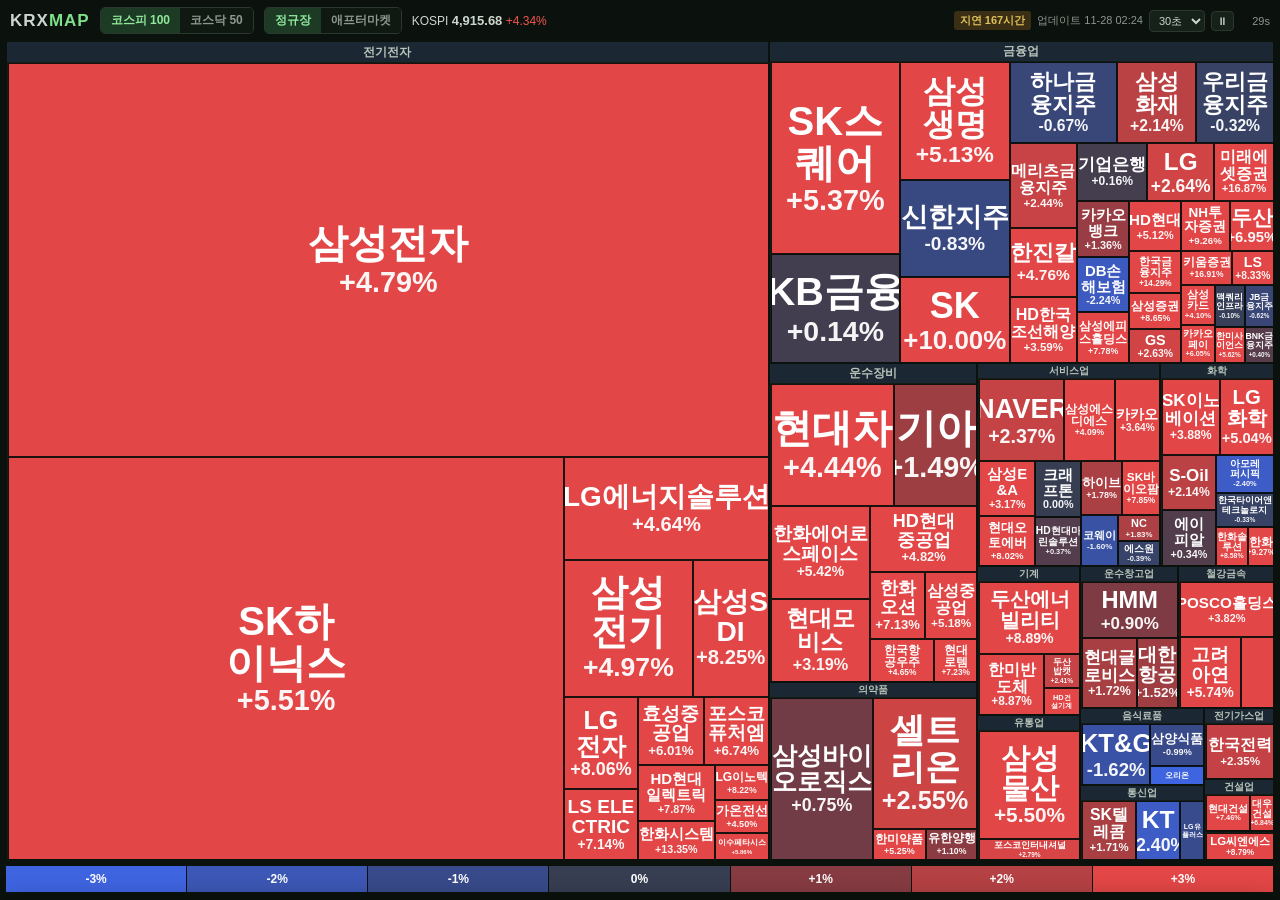
<file: docs/index.html>
﻿<!DOCTYPE html>
<html lang="ko">
<head>
<meta charset="utf-8">
<meta name="viewport" content="width=device-width, initial-scale=1, viewport-fit=cover">
<meta name="theme-color" content="#0b120d">
<link rel="manifest" href="manifest.webmanifest">
<link rel="icon" type="image/png" href="icon-192.png">
<link rel="apple-touch-icon" href="apple-touch-icon.png">
<meta name="apple-mobile-web-app-capable" content="yes">
<meta name="apple-mobile-web-app-status-bar-style" content="black-translucent">
<title>코스피·코스닥 실시간 히트맵</title>
<link rel="stylesheet" href="style.css?v=12">
<script>
/* 카카오톡 등 인앱 브라우저에서 열리면 외부 브라우저(크롬)로 이동 — 앱 설치가 가능하도록 */
(function () {
  var ua = navigator.userAgent.toLowerCase();
  var standalone = window.matchMedia && window.matchMedia("(display-mode: standalone)").matches;
  if (standalone) return;                      // 이미 설치된 앱으로 실행 중
  var here = location.href.split("#")[0];
  if (ua.indexOf("kakaotalk") !== -1) {
    // 카카오톡 인앱 브라우저: 외부 브라우저로 자동 이동
    location.href = "kakaotalk://web/openExternal?url=" + encodeURIComponent(here);
    return;
  }
  // 기타 인앱 브라우저(네이버/라인/인스타그램/페이스북 등): 안내 배너 표시
  if (/naver|line\/|instagram|fbav|fban|daumapps|everytimeapp|whatsapp|snapchat/.test(ua)) {
    document.addEventListener("DOMContentLoaded", function () {
      var b = document.getElementById("escapeBanner");
      if (!b) return;
      b.style.display = "flex";
      var a = document.getElementById("escapeLink");
      if (/android/.test(ua)) {
        a.href = "intent://" + location.host + location.pathname + location.search +
                 "#Intent;scheme=https;package=com.android.chrome;end";
      } else {
        a.href = here;   // iOS는 길게 눌러 사파리로 열기 안내
        a.textContent = "링크를 길게 눌러 Safari로 여세요";
      }
    });
  }
})();
</script>
</head>
<body>
  <div id="escapeBanner">
    <span>앱으로 설치하려면 외부 브라우저에서 여세요</span>
    <a id="escapeLink" href="#">Chrome으로 열기</a>
  </div>
  <header>
    <div class="brand">KRX<span>MAP</span></div>
    <div id="marketSeg" class="seg">
      <button data-market="KOSPI" class="active">코스피 100</button>
      <button data-market="KOSDAQ">코스닥 50</button>
    </div>
    <div id="modeSeg" class="seg">
      <button data-mode="regular" class="active">정규장</button>
      <button data-mode="over">시간외</button>
    </div>
    <div class="kospi-chip" id="kospiChip"></div>
    <div class="spacer"></div>
    <button id="installBtn">📲 앱 설치</button>
    <div class="status">
      <span id="liveBadge" class="badge"></span>
      <span id="updatedAt"></span>
      <select id="intervalSel" title="자동 갱신 간격">
        <option value="20">20초</option>
        <option value="30" selected>30초</option>
        <option value="60">60초</option>
        <option value="120">2분</option>
      </select>
      <button id="pauseBtn" title="자동 갱신 일시정지">⏸</button>
      <span id="countdown"></span>
    </div>
  </header>

  <div id="map">
    <div id="canvas"></div>
    <div id="overlay-msg">시세 데이터를 불러오는 중…</div>
    <button id="zoomReset">100% ⟲</button>
  </div>

  <div id="legend"></div>
  <div id="tooltip"></div>

  <div id="sheet">
    <div class="sheet-head">
      <div>
        <b id="shName"></b>
        <span id="shMeta"></span>
      </div>
      <button id="shClose">✕</button>
    </div>
    <div class="sheet-body" id="shBody"></div>
    <a id="shLink" target="_blank" rel="noopener">네이버 증권에서 보기 →</a>
  </div>

<script src="app.js?v=12"></script>
<script>
if ("serviceWorker" in navigator) {
  navigator.serviceWorker.register("sw.js").catch(() => { /* 미지원 환경 무시 */ });
}
</script>
</body>
</html>
</file>
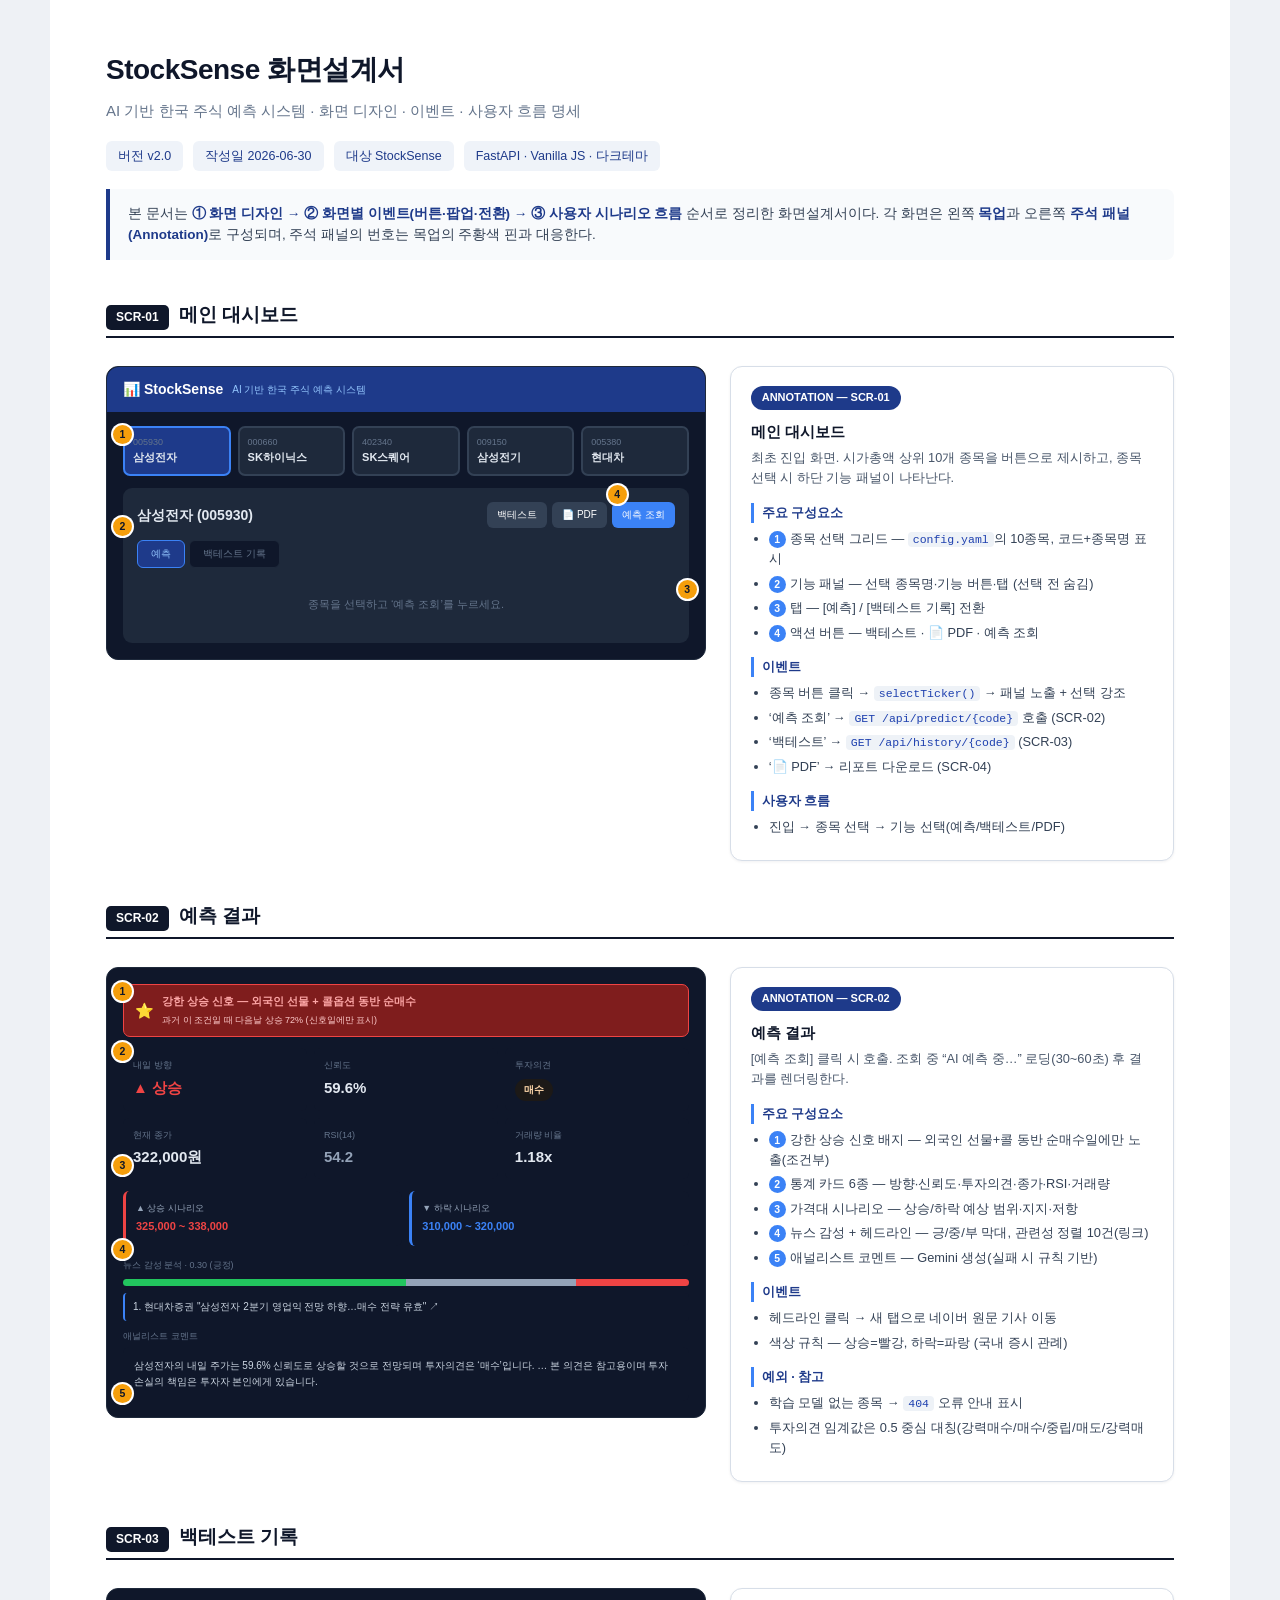
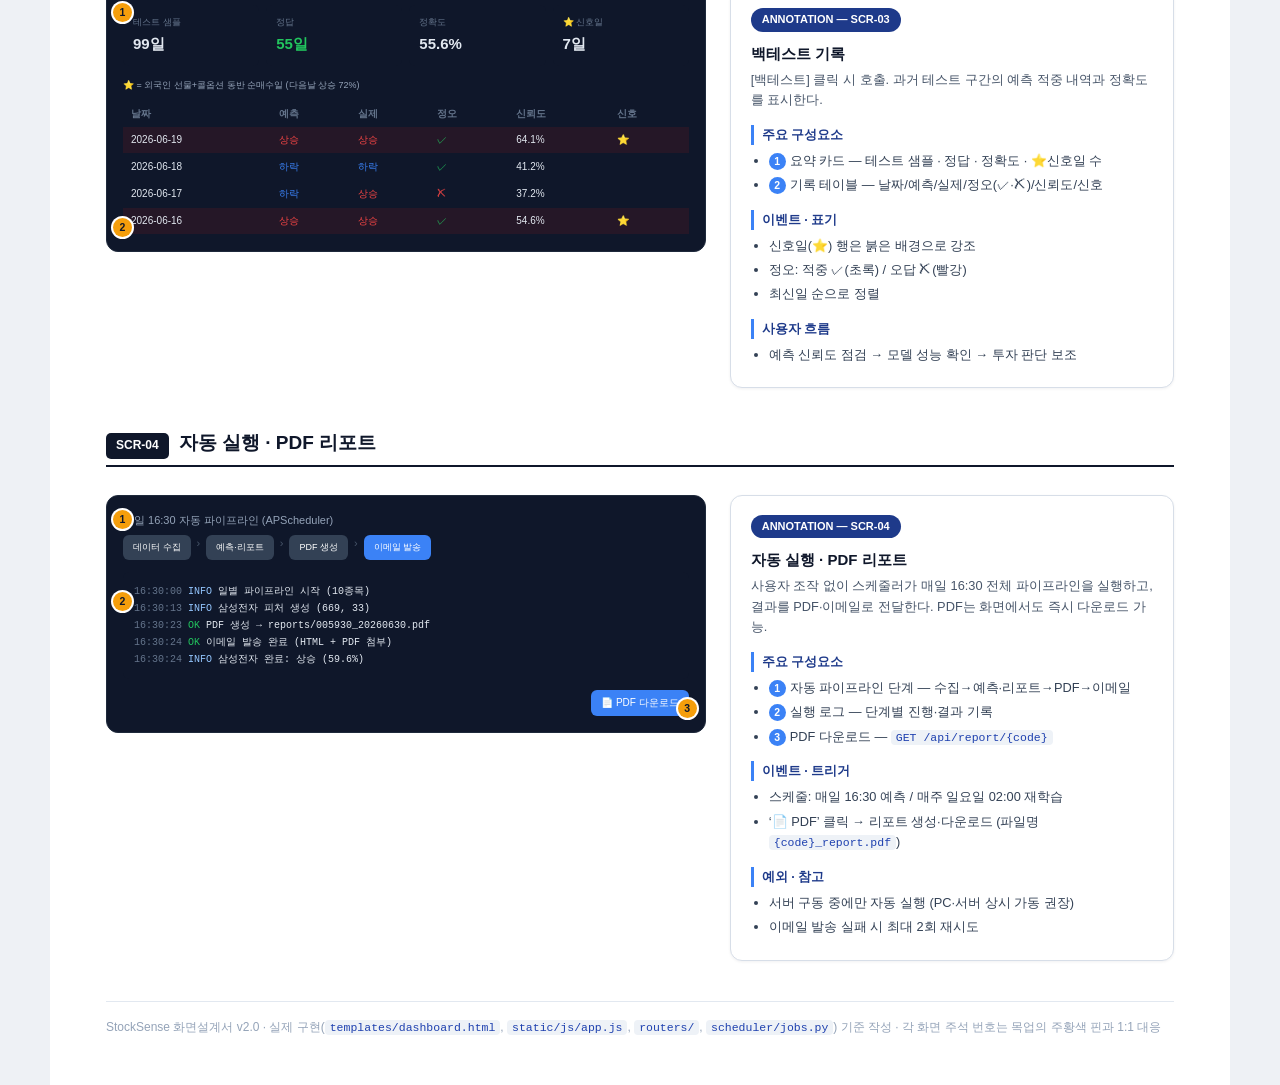
<file: 화면설계서.html>
<!DOCTYPE html>
<html lang="ko">
<head>
<meta charset="UTF-8">
<meta name="viewport" content="width=device-width, initial-scale=1.0">
<title>StockSense 화면설계서</title>
<style>
  *{box-sizing:border-box;margin:0;padding:0}
  body{font-family:'Malgun Gothic','맑은 고딕',sans-serif;background:#EEF1F5;color:#1F2937;line-height:1.6;font-size:14px}
  .page{max-width:1180px;margin:0 auto;background:#fff;padding:48px 56px}
  h1{font-size:28px;font-weight:700;color:#0F172A;letter-spacing:-0.5px;margin-bottom:6px}
  .sub{color:#64748B;font-size:15px;margin-bottom:18px}
  .meta{display:flex;gap:10px;flex-wrap:wrap;margin-bottom:10px}
  .meta span{background:#EFF3F9;color:#1E3A8A;border-radius:6px;padding:5px 12px;font-size:12.5px}
  .intro{background:#F8FAFC;border-left:4px solid #1E3A8A;border-radius:0 8px 8px 0;padding:14px 18px;color:#334155;font-size:13.5px;margin:18px 0 8px}
  .intro b{color:#1E3A8A}
  .screen{display:grid;grid-template-columns:1.35fr 1fr;gap:24px;margin:40px 0;align-items:start;page-break-inside:avoid}
  .scr-head{grid-column:1/-1;border-bottom:2px solid #0F172A;padding-bottom:6px;margin-bottom:4px;display:flex;align-items:baseline;gap:10px}
  .scr-head .id{background:#0F172A;color:#fff;font-size:12px;font-weight:700;border-radius:5px;padding:3px 10px}
  .scr-head h2{font-size:19px;font-weight:700;color:#0F172A}

  /* ===== Annotation panel ===== */
  .anno{background:#fff;border:1px solid #D7DEE8;border-radius:12px;padding:18px 20px;box-shadow:0 1px 3px rgba(15,23,42,.06)}
  .anno .tag{display:inline-block;background:#1E3A8A;color:#fff;font-size:11px;font-weight:700;border-radius:14px;padding:3px 11px;margin-bottom:10px}
  .anno h3{font-size:15px;color:#0F172A;margin-bottom:4px}
  .anno .desc{color:#475569;font-size:12.8px;margin-bottom:12px}
  .anno h4{font-size:12.5px;color:#1E3A8A;font-weight:700;margin:14px 0 6px;padding-left:8px;border-left:3px solid #3B82F6}
  .anno ul,.anno ol{margin:0 0 0 18px;font-size:12.8px;color:#334155}
  .anno li{margin-bottom:4px}
  .anno .num{display:inline-flex;width:17px;height:17px;background:#3B82F6;color:#fff;border-radius:50%;font-size:10.5px;font-weight:700;align-items:center;justify-content:center;margin-right:4px}
  code{font-family:Consolas,monospace;background:#EEF2F7;color:#1E40AF;padding:1px 5px;border-radius:4px;font-size:11.5px}

  /* ===== Mock (dark theme reproduction) ===== */
  .mock{background:#0F172A;border-radius:12px;padding:16px;color:#E2E8F0;font-size:11px;position:relative;border:1px solid #1E293B}
  .pin{position:absolute;width:19px;height:19px;background:#F59E0B;color:#0F172A;border-radius:50%;font-size:10.5px;font-weight:700;display:inline-flex;align-items:center;justify-content:center;box-shadow:0 0 0 2px #fff;z-index:5}
  .mk-header{background:#1E3A8A;margin:-16px -16px 14px;padding:11px 16px;border-radius:12px 12px 0 0;display:flex;align-items:center;gap:9px}
  .mk-header b{font-size:14px;color:#fff}.mk-header s{font-size:10px;color:#93C5FD;text-decoration:none}
  .mk-grid{display:grid;grid-template-columns:repeat(5,1fr);gap:7px;margin-bottom:12px}
  .mk-tbtn{background:#1E293B;border:2px solid #334155;border-radius:7px;padding:7px 8px}
  .mk-tbtn.on{border-color:#3B82F6;background:#1E3A8A}
  .mk-tbtn .c{font-size:9px;color:#64748B}.mk-tbtn .n{font-weight:700;font-size:11px}
  .mk-panel{background:#1E293B;border-radius:9px;padding:14px}
  .mk-prow{display:flex;justify-content:space-between;align-items:center;margin-bottom:12px}
  .mk-ptitle{font-size:14px;font-weight:700}.mk-acts{display:flex;gap:5px}
  .mk-b{background:#3B82F6;color:#fff;border-radius:6px;padding:5px 10px;font-size:10px}.mk-b.sm{background:#334155}
  .mk-tabs{display:flex;gap:4px;margin-bottom:12px}
  .mk-tab{padding:5px 13px;border-radius:6px;font-size:10px;background:#0F172A;color:#64748B;border:1px solid #1E293B}
  .mk-tab.on{background:#1E3A8A;color:#93C5FD;border-color:#3B82F6}
  .mk-stats{display:grid;grid-template-columns:repeat(3,1fr);gap:7px;margin-bottom:12px}
  .mk-card{background:#0F172A;border-radius:6px;padding:10px}
  .mk-card .l{font-size:9px;color:#64748B;margin-bottom:3px}.mk-card .v{font-size:15px;font-weight:700}
  .up{color:#EF4444}.dn{color:#3B82F6}.gr{color:#22C55E}.mut{color:#94A3B8}
  .mk-range{display:grid;grid-template-columns:1fr 1fr;gap:7px;margin-bottom:12px}
  .mk-rcard{background:#0F172A;border-radius:6px;padding:10px}
  .mk-rcard.bull{border-left:3px solid #EF4444}.mk-rcard.bear{border-left:3px solid #3B82F6}
  .mk-sentbar{display:flex;height:7px;border-radius:4px;overflow:hidden;margin:7px 0}
  .sp{background:#22C55E}.sn{background:#94A3B8}.sg{background:#EF4444}
  .mk-news{background:#0F172A;border-radius:4px;border-left:2px solid #3B82F6;padding:6px 8px;margin-bottom:4px;font-size:10px;color:#CBD5E1}
  .mk-comment{background:#0F172A;border-radius:6px;padding:11px;font-size:10px;color:#CBD5E1}
  .mk-badge{display:inline-block;padding:3px 9px;border-radius:14px;font-size:10px;font-weight:700;background:#1C1917;color:#FED7AA}
  .mk-signal{background:#7F1D1D;border:1px solid #EF4444;border-radius:7px;padding:8px 11px;margin-bottom:11px;display:flex;gap:8px;align-items:center}
  .mk-signal b{color:#FCA5A5;font-size:11px}.mk-signal s{color:#FECACA;font-size:9px;text-decoration:none}
  .mk-htable{width:100%;border-collapse:collapse;font-size:10px}
  .mk-htable th{background:#0F172A;padding:5px 8px;color:#64748B;text-align:left}
  .mk-htable td{padding:5px 8px;border-bottom:1px solid #0F172A}
  .mk-log{background:#0F172A;border-radius:6px;padding:11px;font-family:Consolas,monospace;font-size:10px;line-height:1.7}
  .mk-log .ts{color:#64748B}.mk-log .ok{color:#22C55E}.mk-log .info{color:#93C5FD}
  footer{margin-top:40px;border-top:1px solid #E2E8F0;padding-top:16px;color:#94A3B8;font-size:12px}
  @media print{body{background:#fff}.page{padding:14px;max-width:100%}.screen{page-break-inside:avoid}}
</style>
</head>
<body>
<div class="page">

  <h1>StockSense 화면설계서</h1>
  <p class="sub">AI 기반 한국 주식 예측 시스템 · 화면 디자인 · 이벤트 · 사용자 흐름 명세</p>
  <div class="meta"><span>버전 v2.0</span><span>작성일 2026-06-30</span><span>대상 StockSense</span><span>FastAPI · Vanilla JS · 다크테마</span></div>

  <div class="intro">
    본 문서는 <b>① 화면 디자인 → ② 화면별 이벤트(버튼·팝업·전환) → ③ 사용자 시나리오 흐름</b> 순서로 정리한 화면설계서이다.
    각 화면은 왼쪽 <b>목업</b>과 오른쪽 <b>주석 패널(Annotation)</b>로 구성되며, 주석 패널의 번호는 목업의 주황색 핀과 대응한다.
  </div>

  <!-- ===================== SCREEN 1 ===================== -->
  <div class="screen">
    <div class="scr-head"><span class="id">SCR-01</span><h2>메인 대시보드</h2></div>

    <div class="mock">
      <span class="pin" style="top:58px;left:6px">1</span>
      <div class="mk-header"><b>📊 StockSense</b><s>AI 기반 한국 주식 예측 시스템</s></div>
      <div class="mk-grid">
        <div class="mk-tbtn on"><div class="c">005930</div><div class="n">삼성전자</div></div>
        <div class="mk-tbtn"><div class="c">000660</div><div class="n">SK하이닉스</div></div>
        <div class="mk-tbtn"><div class="c">402340</div><div class="n">SK스퀘어</div></div>
        <div class="mk-tbtn"><div class="c">009150</div><div class="n">삼성전기</div></div>
        <div class="mk-tbtn"><div class="c">005380</div><div class="n">현대차</div></div>
      </div>
      <span class="pin" style="top:150px;left:6px">2</span>
      <div class="mk-panel">
        <div class="mk-prow">
          <span class="mk-ptitle">삼성전자 (005930)</span>
          <div class="mk-acts"><span class="mk-b sm">백테스트</span><span class="mk-b sm">📄 PDF</span><span class="mk-b">예측 조회</span></div>
        </div>
        <span class="pin" style="bottom:60px;right:8px">3</span>
        <div class="mk-tabs"><span class="mk-tab on">예측</span><span class="mk-tab">백테스트 기록</span></div>
        <div style="color:#64748B;text-align:center;padding:16px">종목을 선택하고 ‘예측 조회’를 누르세요.</div>
      </div>
      <span class="pin" style="top:118px;right:78px">4</span>
    </div>

    <div class="anno">
      <span class="tag">ANNOTATION — SCR-01</span>
      <h3>메인 대시보드</h3>
      <p class="desc">최초 진입 화면. 시가총액 상위 10개 종목을 버튼으로 제시하고, 종목 선택 시 하단 기능 패널이 나타난다.</p>
      <h4>주요 구성요소</h4>
      <ul>
        <li><span class="num">1</span>종목 선택 그리드 — <code>config.yaml</code>의 10종목, 코드+종목명 표시</li>
        <li><span class="num">2</span>기능 패널 — 선택 종목명·기능 버튼·탭 (선택 전 숨김)</li>
        <li><span class="num">3</span>탭 — [예측] / [백테스트 기록] 전환</li>
        <li><span class="num">4</span>액션 버튼 — 백테스트 · 📄 PDF · 예측 조회</li>
      </ul>
      <h4>이벤트</h4>
      <ul>
        <li>종목 버튼 클릭 → <code>selectTicker()</code> → 패널 노출 + 선택 강조</li>
        <li>‘예측 조회’ → <code>GET /api/predict/{code}</code> 호출 (SCR-02)</li>
        <li>‘백테스트’ → <code>GET /api/history/{code}</code> (SCR-03)</li>
        <li>‘📄 PDF’ → 리포트 다운로드 (SCR-04)</li>
      </ul>
      <h4>사용자 흐름</h4>
      <ul><li>진입 → 종목 선택 → 기능 선택(예측/백테스트/PDF)</li></ul>
    </div>
  </div>

  <!-- ===================== SCREEN 2 ===================== -->
  <div class="screen">
    <div class="scr-head"><span class="id">SCR-02</span><h2>예측 결과</h2></div>

    <div class="mock">
      <span class="pin" style="top:14px;left:6px">1</span>
      <div class="mk-signal"><span style="font-size:15px">⭐</span><div><b>강한 상승 신호 — 외국인 선물 + 콜옵션 동반 순매수</b><br><s>과거 이 조건일 때 다음날 상승 72% (신호일에만 표시)</s></div></div>
      <span class="pin" style="top:74px;left:6px">2</span>
      <div class="mk-stats">
        <div class="mk-card"><div class="l">내일 방향</div><div class="v up">▲ 상승</div></div>
        <div class="mk-card"><div class="l">신뢰도</div><div class="v">59.6%</div></div>
        <div class="mk-card"><div class="l">투자의견</div><div class="v"><span class="mk-badge">매수</span></div></div>
        <div class="mk-card"><div class="l">현재 종가</div><div class="v">322,000원</div></div>
        <div class="mk-card"><div class="l">RSI(14)</div><div class="v mut">54.2</div></div>
        <div class="mk-card"><div class="l">거래량 비율</div><div class="v">1.18x</div></div>
      </div>
      <span class="pin" style="top:188px;left:6px">3</span>
      <div class="mk-range">
        <div class="mk-rcard bull"><div class="mut" style="font-size:9px">▲ 상승 시나리오</div><div class="up" style="font-weight:700;margin-top:3px">325,000 ~ 338,000</div></div>
        <div class="mk-rcard bear"><div class="mut" style="font-size:9px">▼ 하락 시나리오</div><div class="dn" style="font-weight:700;margin-top:3px">310,000 ~ 320,000</div></div>
      </div>
      <span class="pin" style="top:272px;left:6px">4</span>
      <div style="font-size:9px;color:#64748B;margin-bottom:3px">뉴스 감성 분석 · 0.30 (긍정)</div>
      <div class="mk-sentbar"><div class="sp" style="width:50%"></div><div class="sn" style="width:30%"></div><div class="sg" style="width:20%"></div></div>
      <div class="mk-news">1. 현대차증권 "삼성전자 2분기 영업익 전망 하향…매수 전략 유효" ↗</div>
      <span class="pin" style="bottom:14px;left:6px">5</span>
      <div style="font-size:9px;color:#64748B;margin:8px 0 3px">애널리스트 코멘트</div>
      <div class="mk-comment">삼성전자의 내일 주가는 59.6% 신뢰도로 상승할 것으로 전망되며 투자의견은 ‘매수’입니다. … 본 의견은 참고용이며 투자 손실의 책임은 투자자 본인에게 있습니다.</div>
    </div>

    <div class="anno">
      <span class="tag">ANNOTATION — SCR-02</span>
      <h3>예측 결과</h3>
      <p class="desc">[예측 조회] 클릭 시 호출. 조회 중 “AI 예측 중…” 로딩(30~60초) 후 결과를 렌더링한다.</p>
      <h4>주요 구성요소</h4>
      <ul>
        <li><span class="num">1</span>강한 상승 신호 배지 — 외국인 선물+콜 동반 순매수일에만 노출(조건부)</li>
        <li><span class="num">2</span>통계 카드 6종 — 방향·신뢰도·투자의견·종가·RSI·거래량</li>
        <li><span class="num">3</span>가격대 시나리오 — 상승/하락 예상 범위·지지·저항</li>
        <li><span class="num">4</span>뉴스 감성 + 헤드라인 — 긍/중/부 막대, 관련성 정렬 10건(링크)</li>
        <li><span class="num">5</span>애널리스트 코멘트 — Gemini 생성(실패 시 규칙 기반)</li>
      </ul>
      <h4>이벤트</h4>
      <ul>
        <li>헤드라인 클릭 → 새 탭으로 네이버 원문 기사 이동</li>
        <li>색상 규칙 — 상승=빨강, 하락=파랑 (국내 증시 관례)</li>
      </ul>
      <h4>예외 · 참고</h4>
      <ul>
        <li>학습 모델 없는 종목 → <code>404</code> 오류 안내 표시</li>
        <li>투자의견 임계값은 0.5 중심 대칭(강력매수/매수/중립/매도/강력매도)</li>
      </ul>
    </div>
  </div>

  <!-- ===================== SCREEN 3 ===================== -->
  <div class="screen">
    <div class="scr-head"><span class="id">SCR-03</span><h2>백테스트 기록</h2></div>

    <div class="mock">
      <span class="pin" style="top:14px;left:6px">1</span>
      <div class="mk-stats" style="grid-template-columns:repeat(4,1fr)">
        <div class="mk-card"><div class="l">테스트 샘플</div><div class="v">99일</div></div>
        <div class="mk-card"><div class="l">정답</div><div class="v gr">55일</div></div>
        <div class="mk-card"><div class="l">정확도</div><div class="v">55.6%</div></div>
        <div class="mk-card"><div class="l">⭐ 신호일</div><div class="v">7일</div></div>
      </div>
      <div style="font-size:9px;color:#94A3B8;margin-bottom:8px">⭐ = 외국인 선물+콜옵션 동반 순매수일 (다음날 상승 72%)</div>
      <span class="pin" style="bottom:14px;left:6px">2</span>
      <table class="mk-htable">
        <thead><tr><th>날짜</th><th>예측</th><th>실제</th><th>정오</th><th>신뢰도</th><th>신호</th></tr></thead>
        <tbody>
          <tr style="background:#7F1D1D33"><td>2026-06-19</td><td class="up">상승</td><td class="up">상승</td><td class="gr">✓</td><td>64.1%</td><td>⭐</td></tr>
          <tr><td>2026-06-18</td><td class="dn">하락</td><td class="dn">하락</td><td class="gr">✓</td><td>41.2%</td><td></td></tr>
          <tr><td>2026-06-17</td><td class="dn">하락</td><td class="up">상승</td><td class="up">✗</td><td>37.2%</td><td></td></tr>
          <tr style="background:#7F1D1D33"><td>2026-06-16</td><td class="up">상승</td><td class="up">상승</td><td class="gr">✓</td><td>54.6%</td><td>⭐</td></tr>
        </tbody>
      </table>
    </div>

    <div class="anno">
      <span class="tag">ANNOTATION — SCR-03</span>
      <h3>백테스트 기록</h3>
      <p class="desc">[백테스트] 클릭 시 호출. 과거 테스트 구간의 예측 적중 내역과 정확도를 표시한다.</p>
      <h4>주요 구성요소</h4>
      <ul>
        <li><span class="num">1</span>요약 카드 — 테스트 샘플 · 정답 · 정확도 · ⭐신호일 수</li>
        <li><span class="num">2</span>기록 테이블 — 날짜/예측/실제/정오(✓·✗)/신뢰도/신호</li>
      </ul>
      <h4>이벤트 · 표기</h4>
      <ul>
        <li>신호일(⭐) 행은 붉은 배경으로 강조</li>
        <li>정오: 적중 ✓(초록) / 오답 ✗(빨강)</li>
        <li>최신일 순으로 정렬</li>
      </ul>
      <h4>사용자 흐름</h4>
      <ul><li>예측 신뢰도 점검 → 모델 성능 확인 → 투자 판단 보조</li></ul>
    </div>
  </div>

  <!-- ===================== SCREEN 4 ===================== -->
  <div class="screen">
    <div class="scr-head"><span class="id">SCR-04</span><h2>자동 실행 · PDF 리포트</h2></div>

    <div class="mock">
      <span class="pin" style="top:14px;left:6px">1</span>
      <div style="font-size:11px;color:#94A3B8;margin-bottom:6px">매일 16:30 자동 파이프라인 (APScheduler)</div>
      <div style="display:flex;gap:6px;margin-bottom:12px">
        <span class="mk-b sm" style="font-size:9px">데이터 수집</span><span style="color:#475569">›</span>
        <span class="mk-b sm" style="font-size:9px">예측·리포트</span><span style="color:#475569">›</span>
        <span class="mk-b sm" style="font-size:9px">PDF 생성</span><span style="color:#475569">›</span>
        <span class="mk-b" style="font-size:9px">이메일 발송</span>
      </div>
      <span class="pin" style="top:96px;left:6px">2</span>
      <div class="mk-log">
        <div><span class="ts">16:30:00</span> <span class="info">INFO</span> 일별 파이프라인 시작 (10종목)</div>
        <div><span class="ts">16:30:13</span> <span class="info">INFO</span> 삼성전자 피처 생성 (669, 33)</div>
        <div><span class="ts">16:30:23</span> <span class="ok">OK</span> PDF 생성 → reports/005930_20260630.pdf</div>
        <div><span class="ts">16:30:24</span> <span class="ok">OK</span> 이메일 발송 완료 (HTML + PDF 첨부)</div>
        <div><span class="ts">16:30:24</span> <span class="info">INFO</span> 삼성전자 완료: 상승 (59.6%)</div>
      </div>
      <span class="pin" style="bottom:14px;right:8px">3</span>
      <div style="display:flex;justify-content:flex-end;margin-top:11px"><span class="mk-b">📄 PDF 다운로드</span></div>
    </div>

    <div class="anno">
      <span class="tag">ANNOTATION — SCR-04</span>
      <h3>자동 실행 · PDF 리포트</h3>
      <p class="desc">사용자 조작 없이 스케줄러가 매일 16:30 전체 파이프라인을 실행하고, 결과를 PDF·이메일로 전달한다. PDF는 화면에서도 즉시 다운로드 가능.</p>
      <h4>주요 구성요소</h4>
      <ul>
        <li><span class="num">1</span>자동 파이프라인 단계 — 수집→예측·리포트→PDF→이메일</li>
        <li><span class="num">2</span>실행 로그 — 단계별 진행·결과 기록</li>
        <li><span class="num">3</span>PDF 다운로드 — <code>GET /api/report/{code}</code></li>
      </ul>
      <h4>이벤트 · 트리거</h4>
      <ul>
        <li>스케줄: 매일 16:30 예측 / 매주 일요일 02:00 재학습</li>
        <li>‘📄 PDF’ 클릭 → 리포트 생성·다운로드 (파일명 <code>{code}_report.pdf</code>)</li>
      </ul>
      <h4>예외 · 참고</h4>
      <ul>
        <li>서버 구동 중에만 자동 실행 (PC·서버 상시 가동 권장)</li>
        <li>이메일 발송 실패 시 최대 2회 재시도</li>
      </ul>
    </div>
  </div>

  <footer>
    StockSense 화면설계서 v2.0 · 실제 구현(<code>templates/dashboard.html</code>, <code>static/js/app.js</code>, <code>routers/</code>, <code>scheduler/jobs.py</code>) 기준 작성 ·
    각 화면 주석 번호는 목업의 주황색 핀과 1:1 대응
  </footer>

</div>
</body>
</html>
</file>
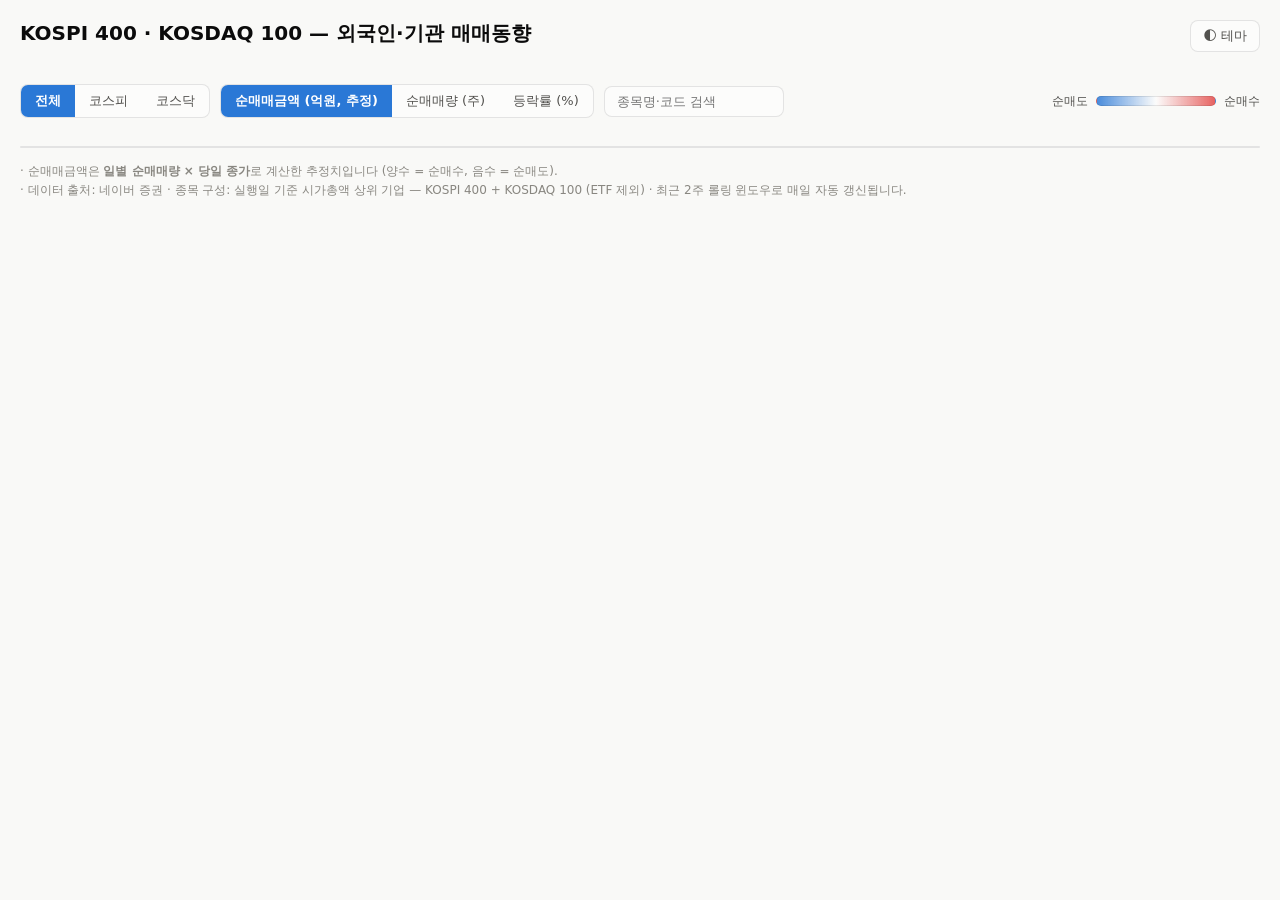
<file: kospi_100/template.html>
<!DOCTYPE html>
<html lang="ko">
<head>
<meta charset="utf-8">
<meta name="viewport" content="width=device-width, initial-scale=1">
<title>KOSPI 400 · KOSDAQ 100 외국인·기관 매매동향</title>
<style>
  :root {
    color-scheme: light;
    --page:      #f9f9f7;
    --surface:   #fcfcfb;
    --ink:       #0b0b0b;
    --ink-2:     #52514e;
    --muted:     #898781;
    --grid:      #e1e0d9;
    --border:    rgba(11,11,11,0.10);
    --buy:       #e34948;   /* 순매수 (한국 관례: 빨강) */
    --sell:      #2a78d6;   /* 순매도 (파랑) */
    --buy-rgb:   227,73,72;
    --sell-rgb:  42,120,214;
    --accent:    #2a78d6;
  }
  @media (prefers-color-scheme: dark) {
    :root:not([data-theme="light"]) {
      color-scheme: dark;
      --page:      #0d0d0d;
      --surface:   #1a1a19;
      --ink:       #ffffff;
      --ink-2:     #c3c2b7;
      --muted:     #898781;
      --grid:      #2c2c2a;
      --border:    rgba(255,255,255,0.10);
      --buy:       #e66767;
      --sell:      #3987e5;
      --buy-rgb:   230,103,103;
      --sell-rgb:  57,135,229;
      --accent:    #3987e5;
    }
  }
  :root[data-theme="dark"] {
    color-scheme: dark;
    --page:      #0d0d0d;
    --surface:   #1a1a19;
    --ink:       #ffffff;
    --ink-2:     #c3c2b7;
    --muted:     #898781;
    --grid:      #2c2c2a;
    --border:    rgba(255,255,255,0.10);
    --buy:       #e66767;
    --sell:      #3987e5;
    --buy-rgb:   230,103,103;
    --sell-rgb:  57,135,229;
    --accent:    #3987e5;
  }

  * { box-sizing: border-box; margin: 0; padding: 0; }
  body {
    background: var(--page);
    color: var(--ink);
    font-family: system-ui, -apple-system, "Segoe UI", "Malgun Gothic", sans-serif;
    font-size: 14px;
    padding: 20px;
  }
  .wrap { max-width: 1500px; margin: 0 auto; }

  header { display: flex; flex-wrap: wrap; align-items: baseline; gap: 12px; margin-bottom: 4px; }
  h1 { font-size: 20px; font-weight: 700; }
  .meta { color: var(--ink-2); font-size: 13px; }
  .note { color: var(--muted); font-size: 12px; margin-bottom: 16px; }

  /* 요약 타일 */
  .tiles { display: grid; grid-template-columns: repeat(auto-fit, minmax(220px, 1fr)); gap: 12px; margin-bottom: 16px; }
  .tile {
    background: var(--surface); border: 1px solid var(--border); border-radius: 10px;
    padding: 14px 16px;
  }
  .tile .label { color: var(--ink-2); font-size: 12px; margin-bottom: 6px; }
  .tile .value { font-size: 24px; font-weight: 700; }
  .tile .sub { color: var(--muted); font-size: 12px; margin-top: 4px; }
  .dir { display: inline-block; width: 0; height: 0; margin-right: 6px; vertical-align: 2px; }
  .dir.up   { border-left: 6px solid transparent; border-right: 6px solid transparent; border-bottom: 9px solid var(--buy); }
  .dir.down { border-left: 6px solid transparent; border-right: 6px solid transparent; border-top: 9px solid var(--sell); }

  /* 컨트롤 */
  .controls { display: flex; flex-wrap: wrap; gap: 10px; align-items: center; margin-bottom: 12px; }
  .seg { display: inline-flex; background: var(--surface); border: 1px solid var(--border); border-radius: 8px; overflow: hidden; }
  .seg button {
    border: 0; background: transparent; color: var(--ink-2); padding: 7px 14px;
    font-size: 13px; cursor: pointer; font-family: inherit;
  }
  .seg button.on { background: var(--accent); color: #fff; font-weight: 600; }
  .controls input[type="search"] {
    background: var(--surface); border: 1px solid var(--border); border-radius: 8px;
    color: var(--ink); padding: 7px 12px; font-size: 13px; width: 180px; font-family: inherit;
  }
  .legend { display: flex; align-items: center; gap: 8px; margin-left: auto; color: var(--ink-2); font-size: 12px; }
  .legend .bar {
    width: 120px; height: 10px; border-radius: 5px; border: 1px solid var(--border);
    background: linear-gradient(to right, rgba(var(--sell-rgb),0.85), var(--surface) 50%, rgba(var(--buy-rgb),0.85));
  }

  /* 상위/하위 바 */
  .rankrow { display: grid; grid-template-columns: repeat(auto-fit, minmax(320px, 1fr)); gap: 12px; margin-bottom: 16px; }
  .rankcard { background: var(--surface); border: 1px solid var(--border); border-radius: 10px; padding: 14px 16px; }
  .rankcard h2 { font-size: 13px; color: var(--ink-2); font-weight: 600; margin-bottom: 10px; }
  .bar-row { display: grid; grid-template-columns: 110px 1fr 84px; align-items: center; gap: 8px; margin-bottom: 6px; font-size: 12.5px; }
  .bar-row .nm { overflow: hidden; text-overflow: ellipsis; white-space: nowrap; }
  .bar-track { height: 14px; position: relative; }
  .bar-fill { position: absolute; top: 1px; bottom: 1px; border-radius: 4px; min-width: 2px; }
  .bar-fill.buy  { background: var(--buy); }
  .bar-fill.sell { background: var(--sell); }
  .bar-row .val { text-align: right; font-variant-numeric: tabular-nums; color: var(--ink-2); }

  /* 테이블 */
  .tablebox {
    background: var(--surface); border: 1px solid var(--border); border-radius: 10px;
    overflow: auto; max-height: 72vh;
  }
  table { border-collapse: separate; border-spacing: 0; width: 100%; font-size: 12.5px; }
  thead th {
    position: sticky; z-index: 3; background: var(--surface);
    color: var(--ink-2); font-weight: 600; padding: 6px 8px;
    border-bottom: 1px solid var(--grid); white-space: nowrap; user-select: none;
  }
  thead tr.r1 th { top: 0; height: 30px; text-align: center; }
  thead tr.r2 th { top: 30px; height: 28px; text-align: right; cursor: pointer; font-weight: 500; font-size: 11.5px; }
  thead th .arrow { color: var(--accent); font-size: 10px; }
  tbody td {
    padding: 6px 8px; text-align: right; border-bottom: 1px solid var(--grid);
    white-space: nowrap; font-variant-numeric: tabular-nums;
  }
  td.namecol, th.namecol {
    position: sticky; left: 0; z-index: 2; background: var(--surface);
    text-align: left; border-right: 1px solid var(--grid); max-width: 200px;
  }
  thead th.namecol { z-index: 4; top: 0; height: 58px; text-align: left; cursor: pointer; }
  td.namecol .rk { color: var(--muted); display: inline-block; width: 26px; }
  td.namecol .cd { color: var(--muted); font-size: 11px; margin-left: 6px; }
  .mk {
    display: inline-block; font-size: 9px; font-weight: 700; color: var(--surface);
    background: var(--muted); border-radius: 4px; padding: 1px 4px; margin-left: 5px; vertical-align: 1.5px;
  }
  td.namecol a { color: inherit; text-decoration: none; }
  td.namecol a:hover b { text-decoration: underline; color: var(--accent); }
  .nlink { color: var(--accent); text-decoration: none; font-weight: 600; font-size: 11.5px; white-space: nowrap; }
  th.grp, td.grp { border-left: 1px solid var(--grid); }
  td.sumcol { font-weight: 700; }
  tbody tr:hover td { filter: brightness(0.96); }
  :root[data-theme="dark"] tbody tr:hover td { filter: brightness(1.15); }
  @media (prefers-color-scheme: dark) { :root:not([data-theme="light"]) tbody tr:hover td { filter: brightness(1.15); } }
  td.empty { color: var(--muted); }

  /* 모바일 */
  .daysel { display: none; }
  @media (max-width: 768px) {
    body { padding: 10px; font-size: 13px; }
    h1 { font-size: 15px; }
    .meta { font-size: 11px; }
    .note { font-size: 11px; }
    .tiles { grid-template-columns: 1fr 1fr; gap: 8px; }
    .tile { padding: 10px 12px; }
    .tile .value { font-size: 17px; }
    .tile .sub { font-size: 10.5px; }
    .rankrow { grid-template-columns: 1fr; gap: 8px; }
    .rankcard { padding: 10px 12px; }
    .bar-row { grid-template-columns: 84px 1fr 76px; font-size: 11.5px; }
    .controls { gap: 6px; }
    .seg button { padding: 7px 10px; font-size: 12px; }
    .controls input[type="search"] { width: 0; flex: 1; min-width: 90px; }
    .legend { margin-left: 0; width: 100%; }
    .daysel {
      display: inline-block; background: var(--surface); border: 1px solid var(--border);
      border-radius: 8px; color: var(--ink); padding: 7px 10px; font-size: 12px; font-family: inherit;
    }
    td.namecol, th.namecol { max-width: 122px; }
    td.namecol .cd { display: none; }
    td.namecol .rk { width: 20px; font-size: 10.5px; }
    tbody td { padding: 9px 6px; }
    thead tr.r2 th { font-size: 10.5px; }
    thead th.namecol { height: 58px; }
    .tablebox { max-height: none; }
    td.detailcell { padding: 0; }
    .detail-tbl { width: 100%; border-collapse: collapse; font-size: 12px; }
    .detail-tbl th { color: var(--muted); font-weight: 500; font-size: 10.5px; }
    .detail-tbl td, .detail-tbl th { padding: 5px 10px; border-bottom: 1px solid var(--grid); text-align: right; font-variant-numeric: tabular-nums; }
    .detail-tbl td:first-child, .detail-tbl th:first-child { text-align: left; color: var(--ink-2); }
    .hint { color: var(--muted); font-size: 11px; margin: 6px 0 8px; }
  }
  .hint { display: none; }
  @media (max-width: 768px) { .hint { display: block; } }

  /* 툴팁 */
  #tip {
    position: fixed; display: none; z-index: 10; pointer-events: none;
    background: var(--surface); border: 1px solid var(--border); border-radius: 8px;
    box-shadow: 0 4px 16px rgba(0,0,0,0.18); padding: 10px 12px; font-size: 12px;
    color: var(--ink); min-width: 200px;
  }
  #tip .t-title { font-weight: 700; margin-bottom: 6px; }
  #tip .t-row { display: flex; justify-content: space-between; gap: 16px; margin-top: 2px; }
  #tip .t-row span:first-child { color: var(--ink-2); }
  #tip .t-row .num { font-variant-numeric: tabular-nums; }

  footer { color: var(--muted); font-size: 12px; margin-top: 14px; line-height: 1.6; }
  .themebtn {
    margin-left: auto; background: var(--surface); border: 1px solid var(--border);
    border-radius: 8px; color: var(--ink-2); padding: 6px 12px; cursor: pointer; font-size: 13px; font-family: inherit;
  }
</style>
</head>
<body>
<div class="wrap">
  <header>
    <h1>KOSPI 400 · KOSDAQ 100 — 외국인·기관 매매동향</h1>
    <span class="meta" id="period"></span>
    <button class="themebtn" id="themeBtn">🌓 테마</button>
  </header>
  <div class="note" id="updated"></div>

  <div class="tiles" id="tiles"></div>

  <div class="controls">
    <div class="seg" id="segMkt">
      <button data-v="ALL" class="on">전체</button>
      <button data-v="KOSPI">코스피</button>
      <button data-v="KOSDAQ">코스닥</button>
    </div>
    <div class="seg" id="segMet">
      <button data-v="v" class="on">순매매금액 (억원, 추정)</button>
      <button data-v="q">순매매량 (주)</button>
      <button data-v="c">등락률 (%)</button>
    </div>
    <select id="daySel" class="daysel"></select>
    <input type="search" id="search" placeholder="종목명·코드 검색">
    <div class="legend">
      <span>순매도</span><div class="bar"></div><span>순매수</span>
    </div>
  </div>

  <div class="rankrow" id="rankrow"></div>

  <div class="hint">종목을 탭하면 일별 상세 내역이 펼쳐집니다.</div>

  <div class="tablebox">
    <table id="tbl">
      <thead>
        <tr class="r1" id="headRow1"></tr>
        <tr class="r2" id="headRow2"></tr>
      </thead>
      <tbody id="body"></tbody>
    </table>
  </div>

  <footer>
    · 순매매금액은 <b>일별 순매매량 × 당일 종가</b>로 계산한 추정치입니다 (양수 = 순매수, 음수 = 순매도).<br>
    · 데이터 출처: 네이버 증권 · 종목 구성: 실행일 기준 시가총액 상위 기업 — KOSPI 400 + KOSDAQ 100 (ETF 제외) · 최근 2주 롤링 윈도우로 매일 자동 갱신됩니다.
  </footer>
</div>

<div id="tip"></div>

<script>
const DATA = /*__DATA__*/null;

const state = { met: "v", search: "", sortKey: "rank", sortDir: 1, day: null, mkt: "ALL" };
DATA.stocks.forEach((s, i) => { s.gi = i; });
function visible() { return state.mkt === "ALL" ? DATA.stocks : DATA.stocks.filter(s => s.market === state.mkt); }
function badge(st) { return st.market === "KOSDAQ" ? '<span class="mk">KQ</span>' : ""; }
function naverUrl(st) { return `https://m.stock.naver.com/domestic/stock/${st.code}/total`; }
const WD = ["일","월","화","수","목","금","토"];
const INV = [{ k: "f", name: "외국인", short: "외국인" }, { k: "o", name: "기관", short: "기관" }];
const mqMobile = matchMedia("(max-width: 768px)");

function fdate(bd, withWd) {
  const y = +bd.slice(0,4), m = +bd.slice(4,6), d = +bd.slice(6,8);
  const s = String(m).padStart(2,"0") + "/" + String(d).padStart(2,"0");
  return withWd ? s + "(" + WD[new Date(y, m-1, d).getDay()] + ")" : s;
}
function comma(n) { return (Math.round(n) || 0).toLocaleString("ko-KR"); }
function cellVal(st, bd, inv) {
  const d = st.days[bd];
  if (!d) return null;
  if (state.met === "c") return d.chg ?? null;   // 등락률(%) — 투자자 구분 없음
  return d[inv + state.met];          // fv | fq | ov | oq
}
function sumOf(st, inv) {
  if (state.met === "c") {            // 기간 누적 수익률 (%)
    let p = 1, has = false;
    for (const bd of DATA.dates) { const d = st.days[bd]; if (d && d.chg != null) { p *= 1 + d.chg / 100; has = true; } }
    return has ? (p - 1) * 100 : null;
  }
  let s = 0, has = false;
  for (const bd of DATA.dates) { const v = cellVal(st, bd, inv); if (v !== null) { s += v; has = true; } }
  return has ? s : null;
}
function fmtVal(v) { return state.met === "c" ? (v > 0 ? "+" : "") + v.toFixed(2) : comma(v); }

/* ---------- 헤더/메타 ---------- */
document.getElementById("period").textContent =
  DATA.windowStart.replaceAll("-",".") + " ~ " + DATA.windowEnd.replaceAll("-",".") +
  " (거래일 " + DATA.dates.length + "일)";
document.getElementById("updated").textContent =
  "마지막 업데이트: " + DATA.updated + " · 매일 자동 갱신 (2주 롤링 윈도우)";

/* ---------- 요약 타일 ---------- */
function renderTiles() {
  const vis = visible();
  const last = DATA.dates[DATA.dates.length - 1];
  const mk = (inv, bd) => {
    let s = 0;
    for (const st of vis) { const d = st.days[bd]; if (d) s += d[inv + "v"]; }
    return s;
  };
  const cum = inv => {
    let s = 0;
    for (const st of vis) for (const bd of DATA.dates) { const d = st.days[bd]; if (d) s += d[inv + "v"]; }
    return s;
  };
  const tile = (label, v, sub) => `
    <div class="tile">
      <div class="label">${label}</div>
      <div class="value"><span class="dir ${v >= 0 ? "up" : "down"}"></span>${comma(v)} <span style="font-size:13px;font-weight:400;color:var(--muted)">억원</span></div>
      <div class="sub">${sub}</div>
    </div>`;
  const lastLabel = fdate(last, true);
  const scope = `${vis.length}종목 합계 (추정)`;
  document.getElementById("tiles").innerHTML =
    tile("외국인 순매매 · 최근 거래일", mk("f", last), lastLabel + " · " + scope) +
    tile("기관 순매매 · 최근 거래일",   mk("o", last), lastLabel + " · " + scope) +
    tile("외국인 순매매 · 2주 누적",    cum("f"), "기간 전체 · " + scope) +
    tile("기관 순매매 · 2주 누적",      cum("o"), "기간 전체 · " + scope);
}

/* ---------- 상위/하위 5 (외국인·기관 각각) ---------- */
function renderRank() {
  let html = "";
  let maxAbs = 1;
  const byInv = {};
  for (const { k } of INV) {
    const rows = visible().map(st => {
      let s = 0;
      for (const bd of DATA.dates) { const d = st.days[bd]; if (d) s += d[k + "v"]; }
      return { name: st.name, mk: badge(st), v: s };
    }).sort((a, b) => b.v - a.v);
    byInv[k] = rows;
    maxAbs = Math.max(maxAbs, ...rows.map(r => Math.abs(r.v)));
  }
  const bar = (r, cls) => `
    <div class="bar-row">
      <div class="nm" title="${r.name}">${r.name}${r.mk}</div>
      <div class="bar-track"><div class="bar-fill ${cls}" style="left:0;width:${Math.max(2, Math.abs(r.v) / maxAbs * 100)}%"></div></div>
      <div class="val">${comma(r.v)} 억</div>
    </div>`;
  for (const { k, name } of INV) {
    const rows = byInv[k];
    const buys = rows.slice(0, 5).filter(r => r.v > 0);
    const sells = rows.slice(-5).filter(r => r.v < 0).sort((a, b) => a.v - b.v);
    html += `<div class="rankcard"><h2>${name} 2주 누적 순매수 상위 5</h2>${buys.map(r => bar(r, "buy")).join("") || '<span style="color:var(--muted)">해당 없음</span>'}</div>`;
    html += `<div class="rankcard"><h2>${name} 2주 누적 순매도 상위 5</h2>${sells.map(r => bar(r, "sell")).join("") || '<span style="color:var(--muted)">해당 없음</span>'}</div>`;
  }
  document.getElementById("rankrow").innerHTML = html;
}

/* ---------- 테이블 ---------- */
function heatMax() {
  const vals = [];
  for (const st of visible())
    for (const bd of DATA.dates) {
      if (state.met === "c") { const v = cellVal(st, bd, "f"); if (v) vals.push(Math.abs(v)); }
      else for (const { k } of INV) { const v = cellVal(st, bd, k); if (v !== null && v !== 0) vals.push(Math.abs(v)); }
    }
  if (!vals.length) return 1;
  vals.sort((a, b) => a - b);
  return vals[Math.floor(vals.length * 0.95)] || vals[vals.length - 1];
}

function renderTableDesktop() {
  const vmax = heatMax();
  const arrow = k => state.sortKey === k ? ` <span class="arrow">${state.sortDir < 0 ? "▼" : "▲"}</span>` : "";

  // 헤더 1행: 날짜 (colspan 2), 2행: 외국인/기관 — 등락률 모드는 날짜당 1열
  let h1 = `<th class="namecol" rowspan="2" data-k="rank">종목${arrow("rank")}</th>`;
  let h2 = "";
  if (state.met === "c") {
    for (const bd of DATA.dates) h1 += `<th class="grp" rowspan="2" data-k="${bd}_f">${fdate(bd, true)}${arrow(bd + "_f")}</th>`;
    h1 += `<th class="grp" rowspan="2" data-k="sum_f">기간 수익률${arrow("sum_f")}</th>`;
  } else {
    for (const bd of DATA.dates) {
      h1 += `<th colspan="2" class="grp">${fdate(bd, true)}</th>`;
      h2 += `<th class="grp" data-k="${bd}_f">외국인${arrow(bd + "_f")}</th><th data-k="${bd}_o">기관${arrow(bd + "_o")}</th>`;
    }
    h1 += `<th colspan="2" class="grp">2주 합계</th>`;
    h2 += `<th class="grp" data-k="sum_f">외국인${arrow("sum_f")}</th><th data-k="sum_o">기관${arrow("sum_o")}</th>`;
  }
  document.getElementById("headRow1").innerHTML = h1;
  document.getElementById("headRow2").innerHTML = h2;

  // 정렬 + 필터
  const q = state.search.trim().toLowerCase();
  let rows = visible().filter(st => !q || st.name.toLowerCase().includes(q) || st.code.includes(q));
  rows = rows.map(st => ({ st, sumF: sumOf(st, "f"), sumO: sumOf(st, "o") }));
  rows.sort((a, b) => {
    let av, bv;
    if (state.sortKey === "rank") { av = a.st.gi; bv = b.st.gi; }
    else if (state.sortKey === "sum_f") { av = a.sumF ?? -Infinity; bv = b.sumF ?? -Infinity; }
    else if (state.sortKey === "sum_o") { av = a.sumO ?? -Infinity; bv = b.sumO ?? -Infinity; }
    else {
      const [bd, inv] = state.sortKey.split("_");
      av = cellVal(a.st, bd, inv) ?? -Infinity; bv = cellVal(b.st, bd, inv) ?? -Infinity;
    }
    return (av - bv) * state.sortDir;
  });

  // 본문
  const cell = (st, bd, inv, cls) => {
    const v = cellVal(st, bd, inv);
    if (v === null) return `<td class="empty ${cls}">–</td>`;
    const a = Math.min(1, Math.abs(v) / vmax) * 0.55;
    const bg = v > 0 ? `rgba(var(--buy-rgb),${a.toFixed(3)})` : v < 0 ? `rgba(var(--sell-rgb),${a.toFixed(3)})` : "transparent";
    return `<td class="${cls}" data-c="${st.code}" data-d="${bd}" style="background:${bg}">${fmtVal(v)}</td>`;
  };
  const frag = [];
  for (const { st, sumF, sumO } of rows) {
    let tr = `<tr><td class="namecol"><span class="rk">${st.rank}</span><a href="${naverUrl(st)}" target="_blank" rel="noopener" title="네이버 증권에서 자세히 보기"><b>${st.name}</b></a>${badge(st)}<span class="cd">${st.code}</span></td>`;
    if (state.met === "c") {
      for (const bd of DATA.dates) tr += cell(st, bd, "f", "grp");
      tr += `<td class="sumcol grp">${sumF === null ? "–" : fmtVal(sumF)}</td></tr>`;
    } else {
      for (const bd of DATA.dates) {
        tr += cell(st, bd, "f", "grp");
        tr += cell(st, bd, "o", "");
      }
      tr += `<td class="sumcol grp">${sumF === null ? "–" : fmtVal(sumF)}</td>`;
      tr += `<td class="sumcol">${sumO === null ? "–" : fmtVal(sumO)}</td></tr>`;
    }
    frag.push(tr);
  }
  document.getElementById("body").innerHTML = frag.join("");
}

/* ---------- 모바일: 선택일 + 2주 합계 컴팩트 표 ---------- */
function cellTint(v, vmax) {
  if (v === null || v === 0) return "";
  const a = Math.min(1, Math.abs(v) / vmax) * 0.55;
  return v > 0 ? `background:rgba(var(--buy-rgb),${a.toFixed(3)})` : `background:rgba(var(--sell-rgb),${a.toFixed(3)})`;
}

function pct95(getter) {
  const vals = [];
  for (const st of visible()) for (const bd of DATA.dates) {
    const d = st.days[bd]; if (!d) continue;
    const v = getter(d); if (v) vals.push(Math.abs(v));
  }
  if (!vals.length) return 1;
  vals.sort((a, b) => a - b);
  return vals[Math.floor(vals.length * 0.95)] || vals[vals.length - 1];
}
function fmtChg(v) { return v == null ? "–" : (v > 0 ? "+" : "") + v.toFixed(2) + "%"; }

function renderTableMobile() {
  const vmax = heatMax();
  const day = state.day || DATA.dates[DATA.dates.length - 1];
  const arrow = k => state.sortKey === k ? ` <span class="arrow">${state.sortDir < 0 ? "▼" : "▲"}</span>` : "";

  let h1 = `<th class="namecol" rowspan="2" data-k="rank">종목${arrow("rank")}</th>`;
  let h2 = "";
  if (state.met === "c") {
    h1 += `<th class="grp" rowspan="2" data-k="${day}_f">${fdate(day, true)}${arrow(day + "_f")}</th>`;
    h1 += `<th class="grp" rowspan="2" data-k="sum_f">기간 수익률${arrow("sum_f")}</th>`;
  } else {
    h1 += `<th colspan="2" class="grp">${fdate(day, true)}</th><th colspan="2" class="grp">2주 합계</th>`;
    h2 = `<th class="grp" data-k="${day}_f">외국인${arrow(day + "_f")}</th><th data-k="${day}_o">기관${arrow(day + "_o")}</th>`;
    h2 += `<th class="grp" data-k="sum_f">외국인${arrow("sum_f")}</th><th data-k="sum_o">기관${arrow("sum_o")}</th>`;
  }
  document.getElementById("headRow1").innerHTML = h1;
  document.getElementById("headRow2").innerHTML = h2;

  const q = state.search.trim().toLowerCase();
  let rows = visible().filter(st => !q || st.name.toLowerCase().includes(q) || st.code.includes(q));
  rows = rows.map(st => ({ st, sumF: sumOf(st, "f"), sumO: sumOf(st, "o") }));
  rows.sort((a, b) => {
    let av, bv;
    if (state.sortKey === "rank") { av = a.st.gi; bv = b.st.gi; }
    else if (state.sortKey === "sum_f") { av = a.sumF ?? -Infinity; bv = b.sumF ?? -Infinity; }
    else if (state.sortKey === "sum_o") { av = a.sumO ?? -Infinity; bv = b.sumO ?? -Infinity; }
    else {
      const [bd, inv] = state.sortKey.split("_");
      av = cellVal(a.st, bd, inv) ?? -Infinity; bv = cellVal(b.st, bd, inv) ?? -Infinity;
    }
    return (av - bv) * state.sortDir;
  });

  const cellHtml = (v, cls) => v === null ? `<td class="empty ${cls}">–</td>` : `<td class="${cls}" style="${cellTint(v, vmax)}">${fmtVal(v)}</td>`;
  const frag = [];
  for (const { st, sumF, sumO } of rows) {
    let tr = `<tr class="mrow" data-code="${st.code}"><td class="namecol"><span class="rk">${st.rank}</span><b>${st.name}</b>${badge(st)}</td>`;
    if (state.met === "c") {
      tr += cellHtml(cellVal(st, day, "f"), "grp") + cellHtml(sumF, "grp") + `</tr>`;
    } else {
      tr += cellHtml(cellVal(st, day, "f"), "grp") + cellHtml(cellVal(st, day, "o"), "");
      tr += cellHtml(sumF, "grp") + cellHtml(sumO, "") + `</tr>`;
    }
    frag.push(tr);
  }
  document.getElementById("body").innerHTML = frag.join("");
}

function renderTable() {
  if (mqMobile.matches) renderTableMobile(); else renderTableDesktop();
}

/* ---------- 이벤트 ---------- */
document.getElementById("segMet").addEventListener("click", e => {
  const b = e.target.closest("button"); if (!b) return;
  for (const x of b.parentElement.children) x.classList.remove("on");
  b.classList.add("on");
  state.met = b.dataset.v;
  renderTable();
});

document.getElementById("segMkt").addEventListener("click", e => {
  const b = e.target.closest("button"); if (!b) return;
  for (const x of b.parentElement.children) x.classList.remove("on");
  b.classList.add("on");
  state.mkt = b.dataset.v;
  renderTiles(); renderRank(); renderTable();
});

document.getElementById("search").addEventListener("input", e => {
  state.search = e.target.value; renderTable();
});

function onHeadClick(e) {
  const th = e.target.closest("th[data-k]"); if (!th) return;
  const k = th.dataset.k;
  if (state.sortKey === k) state.sortDir *= -1;
  else { state.sortKey = k; state.sortDir = k === "rank" ? 1 : -1; }
  renderTable();
}
document.getElementById("headRow1").addEventListener("click", onHeadClick);
document.getElementById("headRow2").addEventListener("click", onHeadClick);

/* 모바일: 날짜 선택 + 종목 탭 → 일별 상세 */
const daySel = document.getElementById("daySel");
daySel.innerHTML = [...DATA.dates].reverse().map(bd => `<option value="${bd}">${fdate(bd, true)}</option>`).join("");
state.day = DATA.dates[DATA.dates.length - 1];
daySel.addEventListener("change", () => { state.day = daySel.value; state.sortKey = "rank"; state.sortDir = 1; renderTable(); });
mqMobile.addEventListener("change", renderTable);

document.getElementById("body").addEventListener("click", e => {
  if (e.target.closest("a")) return;                 // 링크 클릭은 그대로 통과
  if (!mqMobile.matches) return;
  const tr = e.target.closest("tr.mrow"); if (!tr) return;
  const next = tr.nextElementSibling;
  if (next && next.classList.contains("detail")) { next.remove(); return; }
  document.querySelectorAll("#body tr.detail").forEach(x => x.remove());
  const st = DATA.stocks.find(s => s.code === tr.dataset.code);
  const m = state.met === "c" ? "v" : state.met;          // 투자자 열은 금액/수량
  const unit = m === "v" ? "억원" : "주";
  const mvmax = Math.max(pct95(d => d["f" + m]), pct95(d => d["o" + m]));
  const cvmax = pct95(d => d.chg);
  let rows = "";
  for (const bd of [...DATA.dates].reverse()) {
    const d = st.days[bd];
    if (!d) { rows += `<tr><td>${fdate(bd, true)}</td><td>–</td><td>–</td><td>–</td></tr>`; continue; }
    const f = d["f" + m], o = d["o" + m];
    rows += `<tr><td>${fdate(bd, true)}</td><td style="${cellTint(d.chg, cvmax)}">${fmtChg(d.chg)}</td><td style="${cellTint(f, mvmax)}">${comma(f)}</td><td style="${cellTint(o, mvmax)}">${comma(o)}</td></tr>`;
  }
  const det = document.createElement("tr");
  det.className = "detail";
  const cols = state.met === "c" ? 3 : 5;
  det.innerHTML = `<td colspan="${cols}" class="detailcell"><table class="detail-tbl">
    <tr><th>${st.name} (${unit}) · <a class="nlink" href="${naverUrl(st)}" target="_blank" rel="noopener">네이버 증권 ↗</a></th><th>등락률</th><th>외국인</th><th>기관</th></tr>${rows}</table></td>`;
  tr.after(det);
});

/* 툴팁 */
const tip = document.getElementById("tip");
document.getElementById("body").addEventListener("mousemove", e => {
  const td = e.target.closest("td[data-c]");
  if (!td) { tip.style.display = "none"; return; }
  const st = DATA.stocks.find(s => s.code === td.dataset.c);
  const d = st.days[td.dataset.d];
  tip.innerHTML = `
    <div class="t-title">${st.name} · ${fdate(td.dataset.d, true)}</div>
    <div class="t-row"><span>종가</span><span class="num">${comma(d.close)} 원</span></div>
    <div class="t-row"><span>등락률</span><span class="num">${fmtChg(d.chg)}</span></div>
    <div class="t-row"><span>외국인 순매매량</span><span class="num">${comma(d.fq)} 주</span></div>
    <div class="t-row"><span>외국인 순매매금액</span><span class="num">${comma(d.fv)} 억원</span></div>
    <div class="t-row"><span>기관 순매매량</span><span class="num">${comma(d.oq)} 주</span></div>
    <div class="t-row"><span>기관 순매매금액</span><span class="num">${comma(d.ov)} 억원</span></div>`;
  tip.style.display = "block";
  const w = tip.offsetWidth, hgt = tip.offsetHeight;
  let x = e.clientX + 14, y = e.clientY + 14;
  if (x + w > innerWidth - 8) x = e.clientX - w - 14;
  if (y + hgt > innerHeight - 8) y = e.clientY - hgt - 14;
  tip.style.left = x + "px"; tip.style.top = y + "px";
});
document.getElementById("body").addEventListener("mouseleave", () => tip.style.display = "none");

/* 테마 토글 */
document.getElementById("themeBtn").addEventListener("click", () => {
  const r = document.documentElement;
  const cur = r.dataset.theme || (matchMedia("(prefers-color-scheme: dark)").matches ? "dark" : "light");
  r.dataset.theme = cur === "dark" ? "light" : "dark";
});

renderTiles(); renderRank(); renderTable();
</script>
</body>
</html>
</file>
<file: docs/style.css>
* { margin: 0; padding: 0; box-sizing: border-box; }

html, body {
  height: 100%;
  background: #0b120d;
  color: #e8ece9;
  font-family: "Malgun Gothic", "Apple SD Gothic Neo", sans-serif;
  overflow: hidden;
  overscroll-behavior: none;
  -webkit-tap-highlight-color: transparent;
}

body {
  display: flex;
  flex-direction: column;
  padding: env(safe-area-inset-top) env(safe-area-inset-right) env(safe-area-inset-bottom) env(safe-area-inset-left);
}

#escapeBanner {
  display: none;
  align-items: center;
  justify-content: center;
  gap: 12px;
  flex: 0 0 auto;
  padding: 10px 12px;
  background: #1d3a25;
  color: #cfe8d4;
  font-size: 13px;
  flex-wrap: wrap;
}
#escapeBanner a {
  background: #8fe89b;
  color: #0b120d;
  font-weight: 700;
  text-decoration: none;
  border-radius: 6px;
  padding: 7px 14px;
  font-size: 13px;
}

#installBtn {
  display: none;
  background: #1d3a25;
  color: #8fe89b;
  border: 1px solid #2f5238;
  border-radius: 6px;
  font-size: 12px;
  font-weight: 700;
  padding: 4px 10px;
  cursor: pointer;
}

header {
  display: flex;
  align-items: center;
  gap: 10px;
  padding: 7px 10px;
  flex: 0 0 auto;
  flex-wrap: wrap;
}

.brand {
  font-size: 17px;
  font-weight: 800;
  color: #cdd6cf;
  letter-spacing: 1px;
}
.brand span { color: #7ee08a; }

.seg {
  display: flex;
  border: 1px solid #2a382e;
  border-radius: 5px;
  overflow: hidden;
}
.seg button {
  background: #0f1811;
  color: #8d968f;
  border: none;
  font-size: 12px;
  font-weight: 700;
  padding: 4px 10px;
  cursor: pointer;
}
.seg button.active { background: #1d3a25; color: #8fe89b; }

.kospi-chip { font-size: 12px; color: #cdd6cf; }
.kospi-chip b { font-size: 13px; }
.kospi-chip .up { color: #f05650; }
.kospi-chip .down { color: #5a8dee; }

.spacer { flex: 1; }

.status {
  display: flex;
  align-items: center;
  gap: 6px;
  font-size: 11px;
  color: #8d968f;
}
.status select, .status button {
  background: #16211a;
  color: #cdd6cf;
  border: 1px solid #2a382e;
  border-radius: 4px;
  font-size: 11px;
  padding: 3px 5px;
  cursor: pointer;
}
#countdown { min-width: 30px; text-align: right; }

.badge {
  font-weight: 700;
  padding: 2px 6px;
  border-radius: 3px;
  display: none;
}
.badge.live { display: inline; background: #143a1c; color: #7ee08a; }
.badge.semi { display: inline; background: #2e3a14; color: #c9e06a; }
.badge.delay { display: inline; background: #3a2f14; color: #e0c05a; }

#map {
  position: relative;
  flex: 1 1 auto;
  margin: 0 6px;
  min-height: 0;
  overflow: hidden;
  touch-action: none;   /* 핀치 줌/드래그를 페이지가 아닌 지도가 처리 */
}

#canvas {
  position: absolute;
  left: 0;
  top: 0;
  transform-origin: 0 0;
}

#zoomReset {
  position: absolute;
  right: 10px;
  bottom: 10px;
  z-index: 20;
  display: none;
  background: rgba(18, 27, 20, 0.92);
  color: #8fe89b;
  border: 1px solid #33413a;
  border-radius: 8px;
  padding: 8px 12px;
  font-size: 13px;
  font-weight: 700;
  cursor: pointer;
  box-shadow: 0 2px 10px rgba(0,0,0,0.5);
}

.sector {
  position: absolute;
  overflow: hidden;
  background: #131c15;
  border: 1px solid #0b120d;
}
.sector-title {
  position: absolute;
  left: 0; right: 0; top: 0;
  text-align: center;
  color: #b9c4bb;
  font-weight: 700;
  white-space: nowrap;
  overflow: hidden;
  background: #1b2833;
}

.tile {
  position: absolute;
  overflow: hidden;
  display: flex;
  flex-direction: column;
  align-items: center;
  justify-content: center;
  color: #fff;
  cursor: pointer;
  border: 1px solid rgba(6, 12, 8, 0.9);
  line-height: 1.15;
  text-align: center;
}
.tile:hover { filter: brightness(1.25); z-index: 5; }
.tile .nm { font-weight: 800; white-space: nowrap; }
.tile .rt { font-weight: 600; white-space: nowrap; opacity: 0.95; }

#legend {
  flex: 0 0 auto;
  display: flex;
  margin: 6px 6px 8px;
  height: 26px;
}
#legend .bucket {
  flex: 1;
  display: flex;
  align-items: center;
  justify-content: center;
  color: #fff;
  font-size: 12px;
  font-weight: 700;
  border-right: 1px solid #0b120d;
}

#tooltip {
  position: fixed;
  display: none;
  z-index: 50;
  pointer-events: none;
  background: rgba(10, 16, 12, 0.96);
  border: 1px solid #33413a;
  border-radius: 6px;
  padding: 8px 11px;
  font-size: 12px;
  color: #dfe6e1;
  line-height: 1.55;
  box-shadow: 0 4px 14px rgba(0,0,0,0.5);
}
#tooltip b { font-size: 13px; }

/* 종목 상세 바텀 시트 */
#sheet {
  position: fixed;
  left: 0; right: 0; bottom: 0;
  z-index: 60;
  background: #121b14;
  border-top: 1px solid #2a382e;
  border-radius: 14px 14px 0 0;
  padding: 14px 16px calc(14px + env(safe-area-inset-bottom));
  box-shadow: 0 -6px 24px rgba(0,0,0,0.55);
  transform: translateY(110%);
  transition: transform 0.18s ease-out;
}
#sheet.open { transform: translateY(0); }

.sheet-head {
  display: flex;
  align-items: flex-start;
  justify-content: space-between;
  margin-bottom: 8px;
}
.sheet-head b { font-size: 18px; }
.sheet-head span { font-size: 12px; color: #8d968f; margin-left: 6px; }
#shClose {
  background: none;
  border: none;
  color: #8d968f;
  font-size: 18px;
  cursor: pointer;
  padding: 0 2px;
}

.sheet-body { font-size: 14px; line-height: 1.7; color: #dfe6e1; }
.sheet-body .up { color: #f0736e; font-weight: 700; }
.sheet-body .down { color: #7ba3f2; font-weight: 700; }

#shLink {
  display: block;
  margin-top: 12px;
  text-align: center;
  background: #1d3a25;
  color: #8fe89b;
  border-radius: 8px;
  padding: 11px;
  font-size: 14px;
  font-weight: 700;
  text-decoration: none;
}

#overlay-msg {
  position: absolute;
  inset: 0;
  display: flex;
  align-items: center;
  justify-content: center;
  text-align: center;
  padding: 20px;
  color: #9aa39c;
  font-size: 14px;
}

@media (max-width: 640px) {
  header { gap: 8px; padding: 6px 8px; }
  .brand { font-size: 15px; }
  #legend .bucket { font-size: 10px; }
}
</file>
